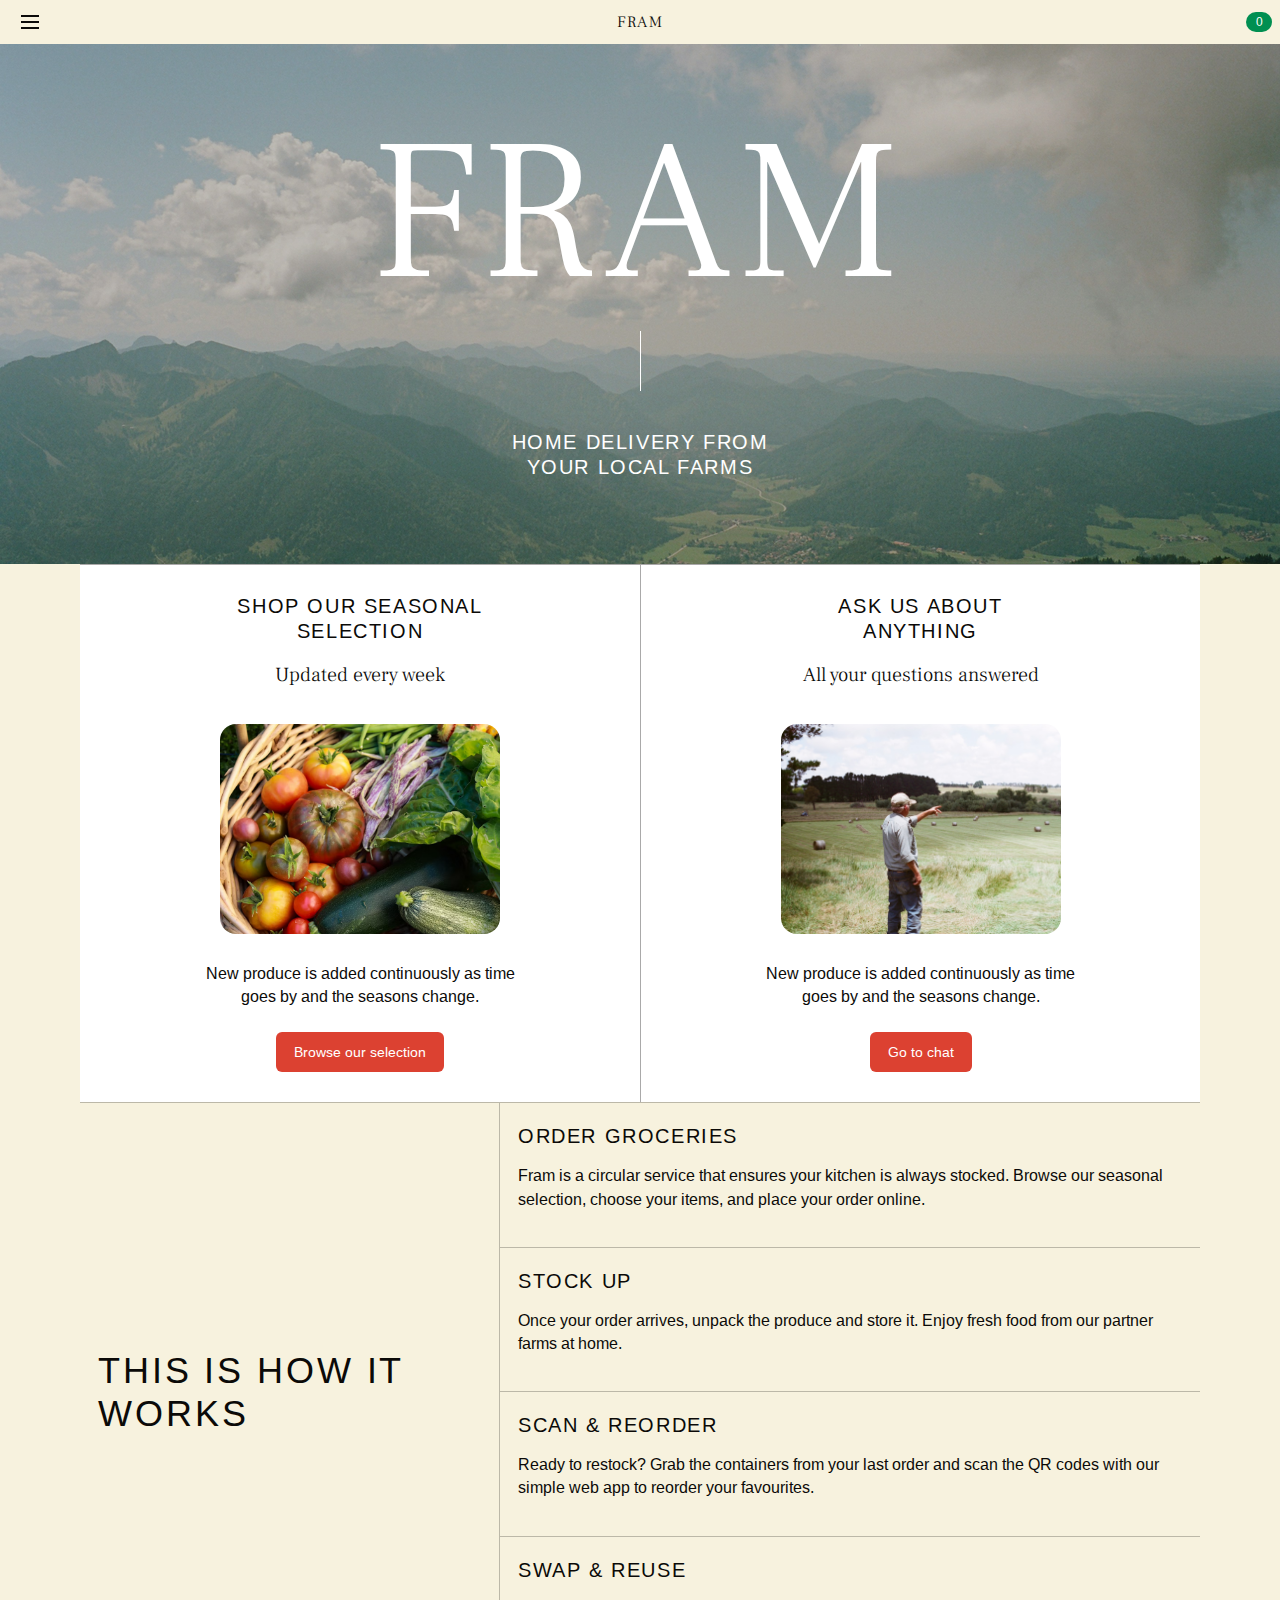
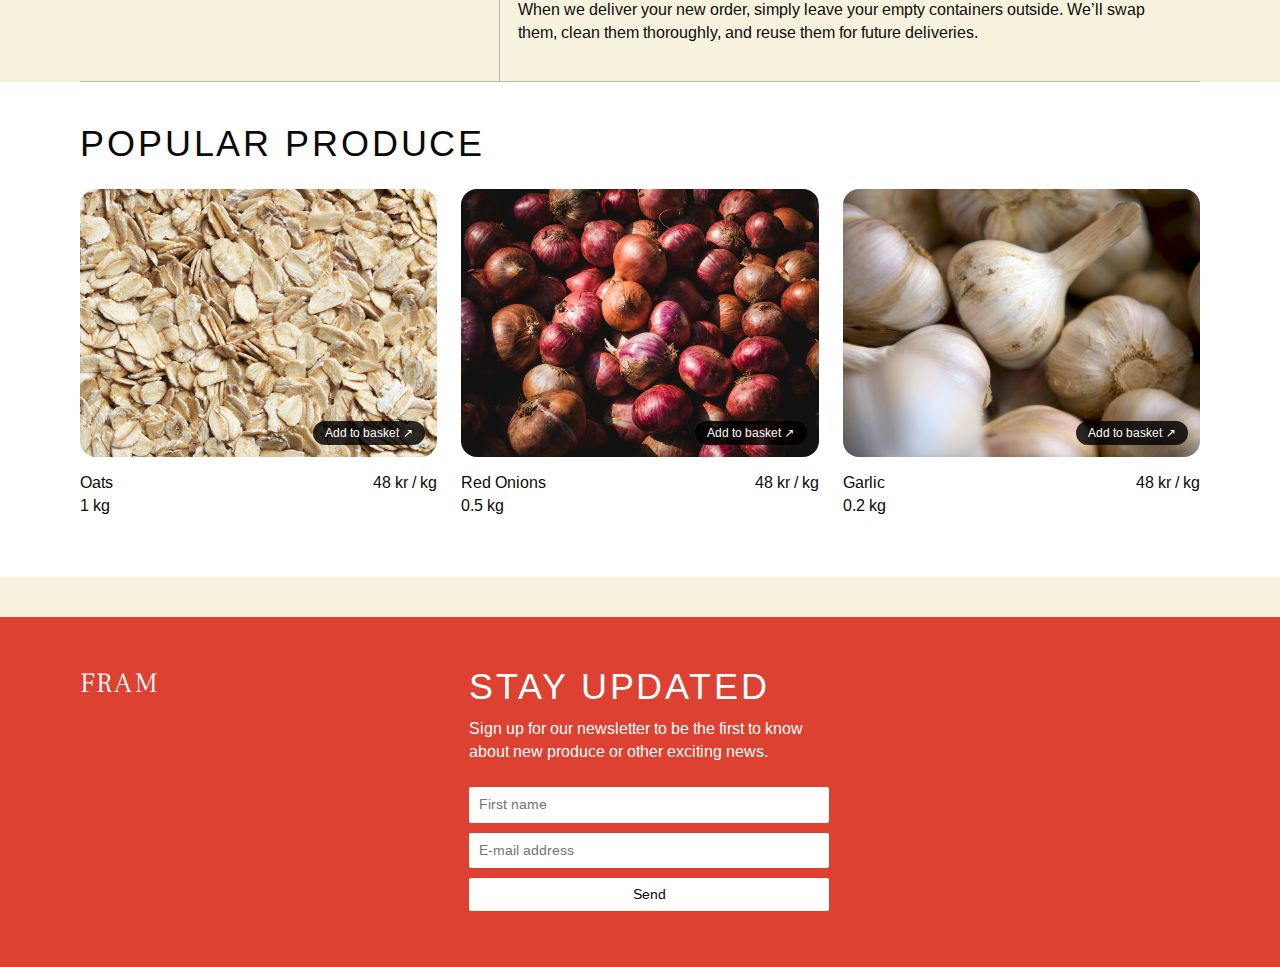
<file: index.html>
<!doctype html>
<html lang="en">
<head>
  <meta charset="utf-8" />
  <meta name="viewport" content="width=device-width, initial-scale=1" />
  <title>FRAM | Home</title>

  <link rel="preconnect" href="https://fonts.googleapis.com">
  <link rel="preconnect" href="https://fonts.gstatic.com" crossorigin>
  <link href="https://fonts.googleapis.com/css2?family=Arimo:wght@400;700&family=Frank+Ruhl+Libre:wght@300;400&display=swap" rel="stylesheet">

  <link rel="stylesheet" href="css/styles.css" />
</head>
<body>

  <!-- TOPBAR (kun én gang) -->
  <header class="topbar">
    <button class="icon-btn" type="button" aria-label="Open menu">
      <span class="burger" aria-hidden="true"></span>
    </button>

    <a class="topbar__logo" href="index.html">FRAM</a>

    <button class="badge" type="button" aria-label="Cart items">0</button>
  </header>
 

  <!-- GRØNN SIDE-MENY -->
  <nav id="main-menu" class="side-menu" aria-label="Main menu">
    <button class="side-menu__close" type="button" aria-label="Close menu">×</button>

    <ul class="side-menu__list">
      <li><a class="side-menu__link" href="products.html">Products</a></li>
     <li><a class="side-menu__link" href="chat.html">Chat</a></li>

      <li><a class="side-menu__link" href="#">Checkout</a></li>
    </ul>
  </nav>

   <main>
    <!-- HERO (full bredde) -->
    <section class="hero">
      <img class="hero__img"
           src="img/header.png"
           alt="Mountain landscape with a fjord and mountains in the background" />

      <div class="hero__overlay">
        <h1 class="t-logo">FRAM</h1>
        <div class="hero__divider" aria-hidden="true"></div>
        <p class="t-subheader">
          HOME DELIVERY FROM<br>YOUR LOCAL FARMS
        </p>
      </div>
    </section>

    <!-- ALT UNDER HERO LIGGER INNI .page (beige kanter) -->
    <div class="page">

      <!-- TWO CARDS -->
      <section class="two-cards" aria-label="Quick actions">
        <article class="card">
          <h2 class="card__title t-subheader">
            SHOP OUR SEASONAL<br>SELECTION
          </h2>
          <p class="card__accent t-accent">Updated every week</p>

          <img class="card__img"
               src="img/shop-selection.png"
               alt="Basket of seasonal vegetables">

          <p class="card__text t-body">
            New produce is added continuously as time goes by and the seasons change.
          </p>
          <a class="btn" href="products.html">Browse our selection</a>
        </article>

        <article class="card">
          <h2 class="card__title t-subheader">
            ASK US ABOUT<br>ANYTHING
          </h2>
          <p class="card__accent t-accent">All your questions answered</p>

          <img class="card__img"
               src="img/go-to-chat.png"
               alt="Farmer standing in a field">

          <p class="card__text t-body">
            New produce is added continuously as time goes by and the seasons change.
          </p>
     <a class="btn" href="chat.html">Go to chat</a>

        </article>
      </section>

      <!-- HOW IT WORKS -->
      <section class="how" aria-labelledby="how-title">
        <div class="how__grid">
          <div class="how__intro">
            <h2 id="how-title" class="t-header">
              THIS IS HOW IT WORKS
            </h2>
          </div>

          <div class="how__steps">
            <article class="how__step">
              <h3 class="t-subheader">ORDER GROCERIES</h3>
              <p class="t-body">
                Fram is a circular service that ensures your kitchen is always stocked.
                Browse our seasonal selection, choose your items, and place your order online.
              </p>
            </article>

            <article class="how__step">
              <h3 class="t-subheader">STOCK UP</h3>
              <p class="t-body">
                Once your order arrives, unpack the produce and store it.
                Enjoy fresh food from our partner farms at home.
              </p>
            </article>

            <article class="how__step">
              <h3 class="t-subheader">SCAN &amp; REORDER</h3>
              <p class="t-body">
                Ready to restock? Grab the containers from your last order
                and scan the QR codes with our simple web app to reorder your favourites.
              </p>
            </article>

            <article class="how__step">
              <h3 class="t-subheader">SWAP &amp; REUSE</h3>
              <p class="t-body">
                When we deliver your new order, simply leave your empty containers outside.
                We’ll swap them, clean them thoroughly, and reuse them for future deliveries.
              </p>
            </article>
          </div>
        </div>
      </section>

    </div><!-- /page -->

    <!-- POPULAR PRODUCE: egen fullbredde-seksjon (hvit helt ut) -->
    <section class="popular" aria-labelledby="popular-title">
      <div class="page">
        <h2 id="popular-title" class="t-header">POPULAR PRODUCE</h2>

        <div class="popular-grid">
          <!-- Oats -->
          <article class="popular-card">
            <div class="popular-card__media">
              <img
                src="img/oats.png"
                alt="Close-up of rolled oats"
                class="popular-card__img">
              <button type="button" class="popular-card__cta">
                Add to basket <span aria-hidden="true">↗</span>
              </button>
            </div>

            <div class="popular-card__info">
              <div class="popular-card__row">
                <h3 class="t-body popular-card__name">Oats</h3>
                <p class="t-body popular-card__price">48 kr / kg</p>
              </div>
              <p class="t-body popular-card__meta">1 kg</p>
            </div>
          </article>

          <!-- Red onions -->
          <article class="popular-card">
            <div class="popular-card__media">
              <img
                src="img/onion.png"
                alt="Red onions in a crate"
                class="popular-card__img">
              <button type="button" class="popular-card__cta">
                Add to basket <span aria-hidden="true">↗</span>
              </button>
            </div>

            <div class="popular-card__info">
              <div class="popular-card__row">
                <h3 class="t-body popular-card__name">Red Onions</h3>
                <p class="t-body popular-card__price">48 kr / kg</p>
              </div>
              <p class="t-body popular-card__meta">0.5 kg</p>
            </div>
          </article>

          <!-- Garlic -->
          <article class="popular-card">
            <div class="popular-card__media">
              <img
                src="img/garlic.png"
                alt="Garlic bulbs"
                class="popular-card__img">
              <button type="button" class="popular-card__cta">
                Add to basket <span aria-hidden="true">↗</span>
              </button>
            </div>

            <div class="popular-card__info">
              <div class="popular-card__row">
                <h3 class="t-body popular-card__name">Garlic</h3>
                <p class="t-body popular-card__price">48 kr / kg</p>
              </div>
              <p class="t-body popular-card__meta">0.2 kg</p>
            </div>
          </article>
        </div>
      </div>
    </section>
  </main>
   

  <!-- FOOTER / NEWSLETTER (full bredde, innhold inni .page) -->
  <footer class="newsletter">
    <div class="page newsletter__inner">
      <div class="newsletter__brand t-logo-small">FRAM</div>

      <div class="newsletter__content">
        <h2 class="t-header">STAY UPDATED</h2>
        <p class="t-body newsletter__text">
          Sign up for our newsletter to be the first to know about new produce or other exciting news.
        </p>

        <form class="newsletter-form" action="#" method="post" novalidate>
          <div class="newsletter-form__field">
            <label class="sr-only" for="newsletter-name">First name</label>
            <input id="newsletter-name"
                   name="first-name"
                   type="text"
                   placeholder="First name"
                   required>
          </div>

          <div class="newsletter-form__field">
            <label class="sr-only" for="newsletter-email">E-mail address</label>
            <input id="newsletter-email"
                   name="email"
                   type="email"
                   placeholder="E-mail address"
                   required>
          </div>

          <button class="newsletter-form__submit" type="submit">
            Send
          </button>
        </form>
      </div>
    </div>
  </footer>

  <script src="js/main.js"></script>
</body>
</html>
</file>
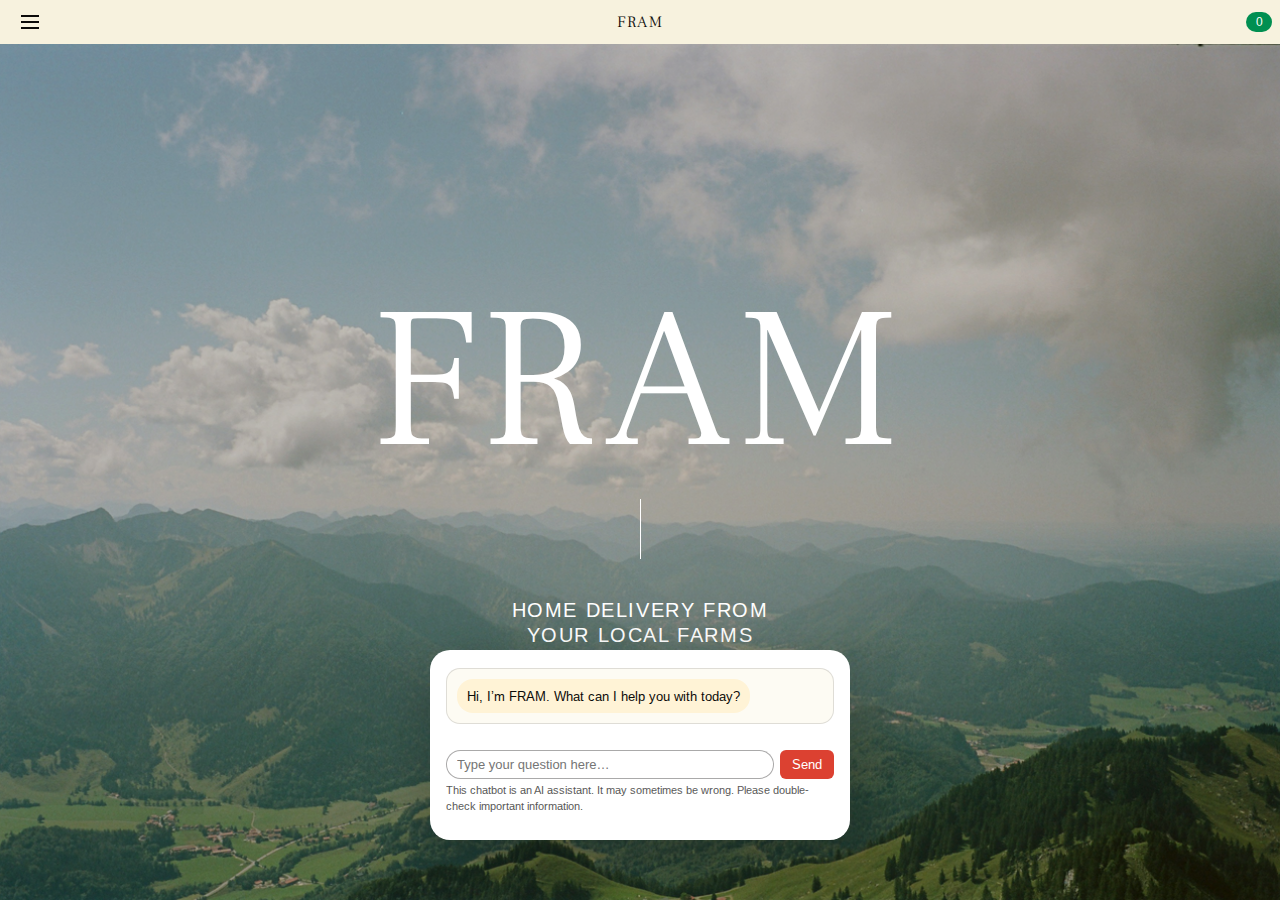
<file: chat.html>
<!doctype html>
<html lang="en">
<head>
  <meta charset="utf-8" />
  <meta name="viewport" content="width=device-width, initial-scale=1" />
  <title>FRAM | Chat</title>

  <link rel="preconnect" href="https://fonts.googleapis.com">
  <link rel="preconnect" href="https://fonts.gstatic.com" crossorigin>
  <link href="https://fonts.googleapis.com/css2?family=Arimo:wght@400;700&family=Frank+Ruhl+Libre:wght@300;400&display=swap" rel="stylesheet">

  <link rel="stylesheet" href="css/styles.css" />
</head>
<body class="chat-page">

  <!-- TOPBAR -->
  <header class="topbar">
    <button class="icon-btn" type="button"
            aria-label="Open menu"
            aria-expanded="false"
            aria-controls="main-menu">
      <span class="burger" aria-hidden="true"></span>
    </button>

    <a class="topbar__logo" href="index.html">FRAM</a>

    <button class="badge" type="button" aria-label="Cart items">0</button>
  </header>

  <!-- GRØNN SIDE-MENY -->
  <nav id="main-menu" class="side-menu" aria-label="Main menu">
    <button class="side-menu__close" type="button" aria-label="Close menu">×</button>

    <ul class="side-menu__list">
      <li><a class="side-menu__link" href="products.html">Products</a></li>
      <li><a class="side-menu__link" href="chat.html">Chat</a></li>
      <li><a class="side-menu__link" href="#">Checkout</a></li>
    </ul>
  </nav>

  <main>
    <!-- HERO + CHAT-KORT OPPÅ -->
    <section class="hero hero--chat">
      <img class="hero__img"
           src="img/header.png"
           alt="Mountain landscape with a fjord and mountains in the background" />

      <!-- FRAM-logo over bildet, som på forsiden -->
      <div class="hero__overlay">
        <h1 class="t-logo">FRAM</h1>
        <div class="hero__divider" aria-hidden="true"></div>
        <p class="t-subheader">
          HOME DELIVERY FROM<br>YOUR LOCAL FARMS
        </p>
      </div>

      <!-- CHAT-KORTET -->
      <div class="chat-overlay">
        <div class="chat__card">
          <div class="chat__window" aria-live="polite">
            <div class="chat__messages" id="chat-messages">
              <div class="chat__message chat__message--bot">
                <p class="chat__bubble">
                  Hi, I’m FRAM. What can I help you with today?
                </p>
              </div>
            </div>
          </div>

          <p class="chat__status" id="chat-status" aria-live="polite"></p>

          <form class="chat__form" id="chat-form">
            <label class="sr-only" for="chat-input">Your message</label>
            <input
              id="chat-input"
              name="message"
              type="text"
              autocomplete="off"
              placeholder="Type your question here…"
              required
            >
            <button type="submit" class="btn chat__submit">
              Send
            </button>
          </form>

          <p class="chat__note t-body">
            This chatbot is an AI assistant. It may sometimes be wrong.
            Please double-check important information.
          </p>
        </div>
      </div>
    </section>
  </main>

  <script src="js/main.js"></script>
</body>
</html>
</file>
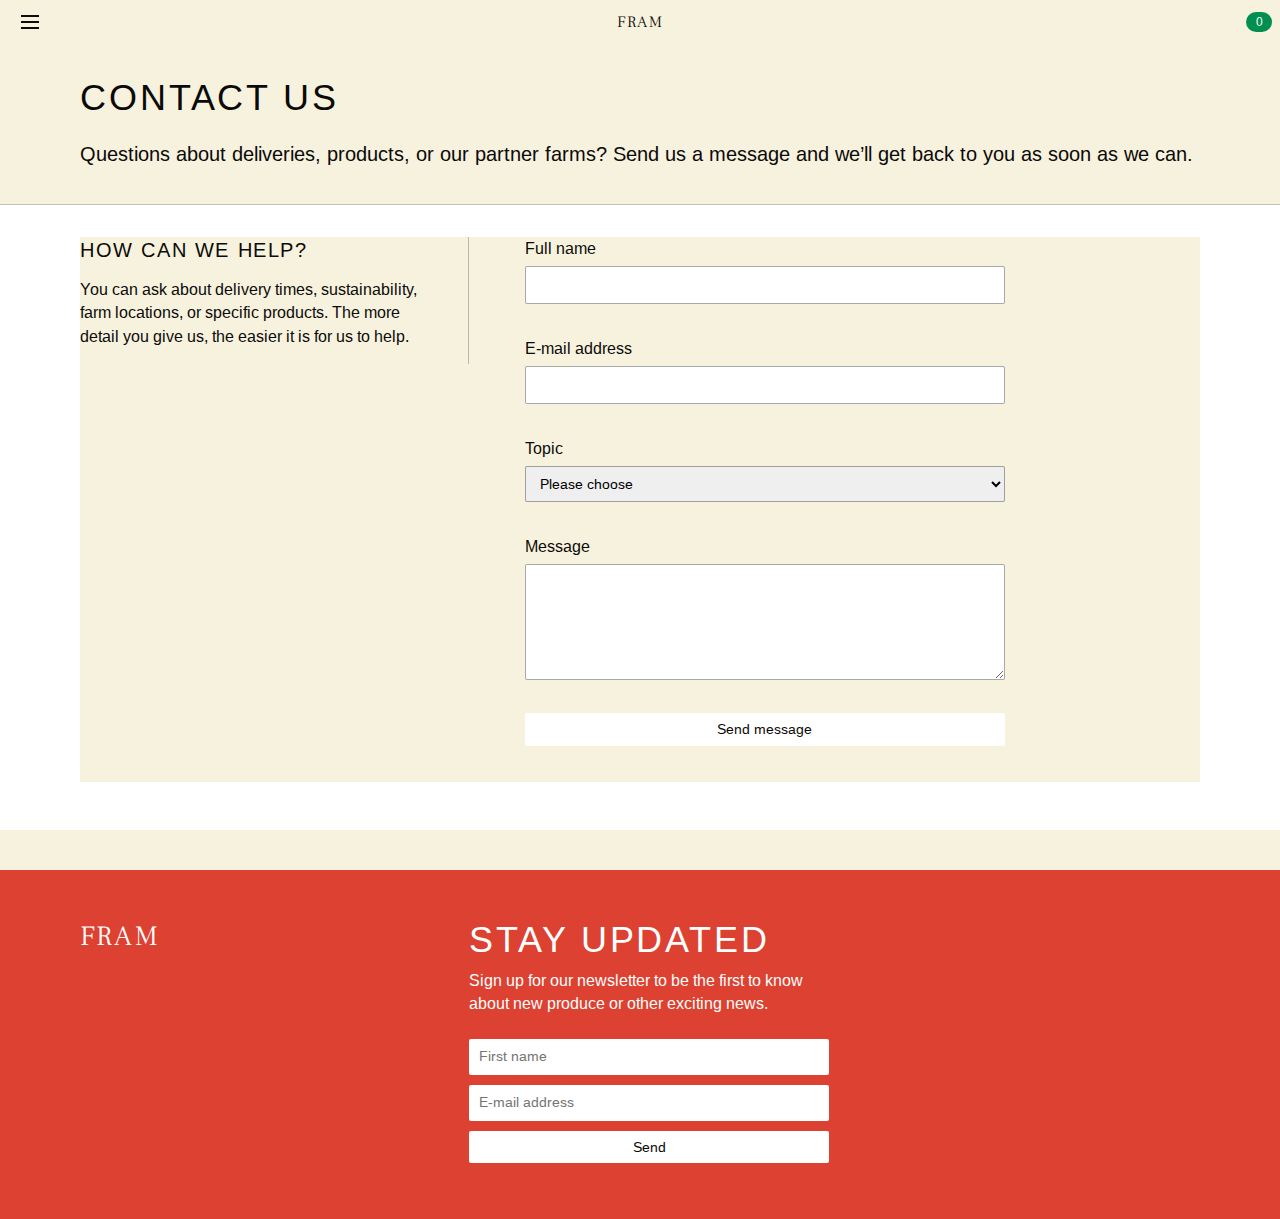
<file: contact.html>
<!doctype html>
<html lang="en">
<head>
  <meta charset="utf-8" />
  <meta name="viewport" content="width=device-width, initial-scale=1" />
  <title>FRAM | Contact us</title>

  <link rel="preconnect" href="https://fonts.googleapis.com">
  <link rel="preconnect" href="https://fonts.gstatic.com" crossorigin>
  <link href="https://fonts.googleapis.com/css2?family=Arimo:wght@400;700&family=Frank+Ruhl+Libre:wght@300;400&display=swap" rel="stylesheet">

  <link rel="stylesheet" href="css/styles.css" />
</head>
<body>

   <!-- TOPBAR (kun én gang) -->
  <header class="topbar">
    <button class="icon-btn" type="button"
            aria-label="Open menu"
            aria-expanded="false"
            aria-controls="main-menu">
      <span class="burger" aria-hidden="true"></span>
    </button>

    <a class="topbar__logo" href="index.html">FRAM</a>

    <button class="badge" type="button" aria-label="Cart items">0</button>
  </header>

  <!-- GRØNN SIDE-MENY -->
  <nav id="main-menu" class="side-menu" aria-label="Main menu">
    <button class="side-menu__close" type="button" aria-label="Close menu">×</button>

    <ul class="side-menu__list">
      <li><a class="side-menu__link" href="products.html">Products</a></li>
   <li><a class="side-menu__link" href="chat.html">Chat</a></li>

      <li><a class="side-menu__link" href="#">Checkout</a></li>
    </ul>
  </nav>


  <main>
    <!-- INTRO -->
    <section class="contact-intro" aria-labelledby="contact-title">
      <div class="page">
        <h1 id="contact-title" class="t-header">
          CONTACT US
        </h1>
        <p class="t-largebody">
          Questions about deliveries, products, or our partner farms?
          Send us a message and we’ll get back to you as soon as we can.
        </p>
      </div>
    </section>

    <!-- FORM -->
    <section class="contact" aria-label="Contact form">
      <div class="page contact__grid">

        <div class="contact__info">
          <h2 class="t-subheader">HOW CAN WE HELP?</h2>
          <p class="t-body">
            You can ask about delivery times, sustainability, farm locations,
            or specific products. The more detail you give us, the easier it
            is for us to help.
          </p>
        </div>

        <div class="contact__form-wrapper">
          <form class="contact-form" id="contact-form" novalidate>
            <div class="contact-form__field">
              <label class="t-body" for="contact-name">Full name</label>
              <input id="contact-name"
                     name="name"
                     type="text"
                     required>
              <p class="contact-form__error" data-for="contact-name"></p>
            </div>

            <div class="contact-form__field">
              <label class="t-body" for="contact-email">E-mail address</label>
              <input id="contact-email"
                     name="email"
                     type="email"
                     required>
              <p class="contact-form__error" data-for="contact-email"></p>
            </div>

            <div class="contact-form__field">
              <label class="t-body" for="contact-topic">Topic</label>
              <select id="contact-topic" name="topic" required>
                <option value="">Please choose</option>
                <option value="delivery">Delivery</option>
                <option value="products">Products</option>
                <option value="farms">Partner farms</option>
                <option value="other">Other</option>
              </select>
              <p class="contact-form__error" data-for="contact-topic"></p>
            </div>

            <div class="contact-form__field">
              <label class="t-body" for="contact-message">Message</label>
              <textarea id="contact-message"
                        name="message"
                        rows="5"
                        required></textarea>
              <p class="contact-form__error" data-for="contact-message"></p>
            </div>

            <button class="newsletter-form__submit" type="submit">
              Send message
            </button>

            <p class="contact-form__success" id="contact-success" aria-live="polite"></p>
          </form>
        </div>

      </div>
    </section>
  </main>

  <!-- Gjenbruk samme footer som på index/products -->
  <footer class="newsletter">
    <div class="page newsletter__inner">
      <div class="newsletter__brand t-logo-small">FRAM</div>

      <div class="newsletter__content">
        <h2 class="t-header">STAY UPDATED</h2>
        <p class="t-body newsletter__text">
          Sign up for our newsletter to be the first to know about new produce or other exciting news.
        </p>

        <form class="newsletter-form" action="#" method="post" novalidate>
          <div class="newsletter-form__field">
            <label class="sr-only" for="newsletter-name">First name</label>
            <input id="newsletter-name"
                   name="first-name"
                   type="text"
                   placeholder="First name"
                   required>
          </div>

          <div class="newsletter-form__field">
            <label class="sr-only" for="newsletter-email">E-mail address</label>
            <input id="newsletter-email"
                   name="email"
                   type="email"
                   placeholder="E-mail address"
                   required>
          </div>

          <button class="newsletter-form__submit" type="submit">
            Send
          </button>
        </form>
      </div>
    </div>
  </footer>

  <script src="js/main.js"></script>
</body>
</html>
</file>
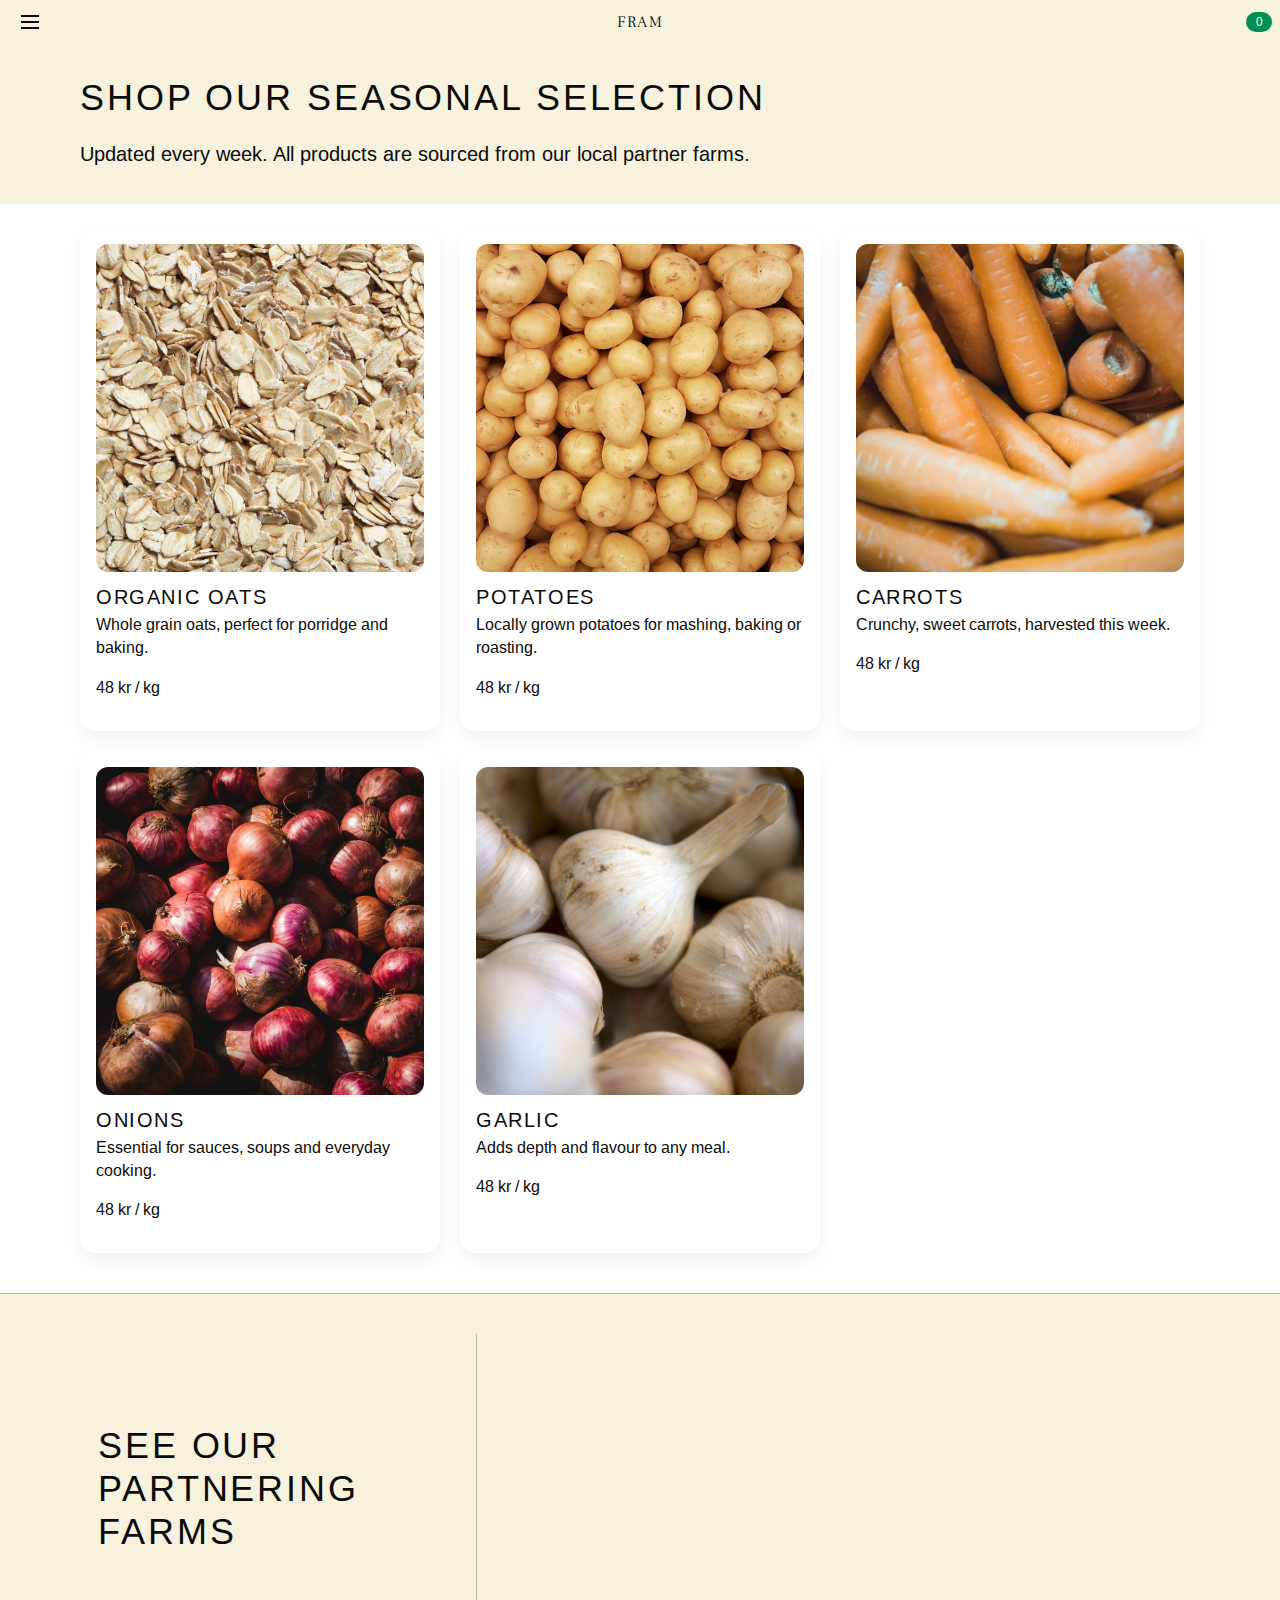
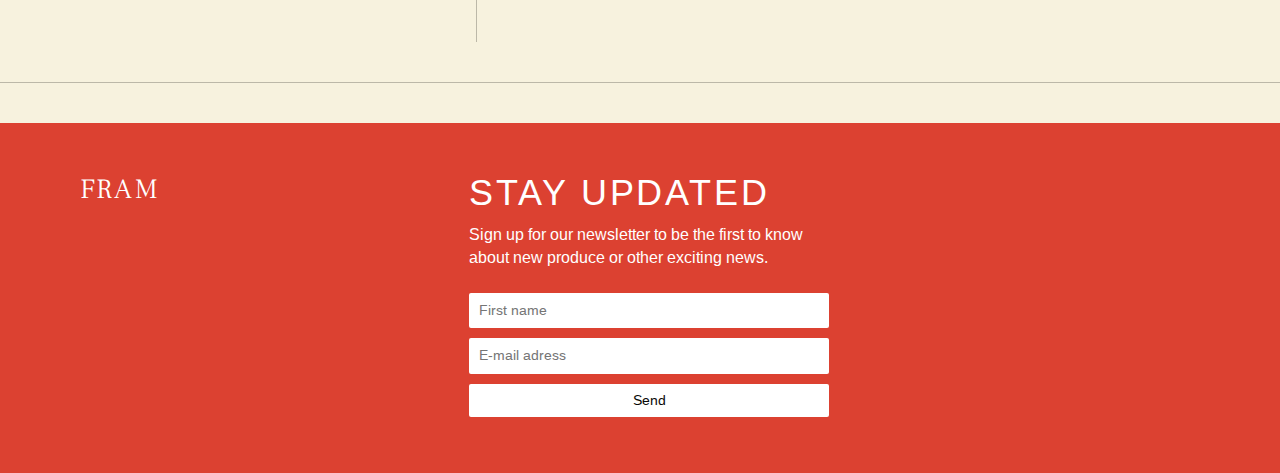
<file: products.html>
<!doctype html>
<html lang="en">
<head>
  <meta charset="utf-8" />
  <meta name="viewport" content="width=device-width, initial-scale=1" />
  <title>FRAM | Products</title>

  <link rel="preconnect" href="https://fonts.googleapis.com">
  <link rel="preconnect" href="https://fonts.gstatic.com" crossorigin>
  <link href="https://fonts.googleapis.com/css2?family=Arimo:wght@400;700&family=Frank+Ruhl+Libre:wght@300;400&display=swap" rel="stylesheet">

  <link rel="stylesheet" href="css/styles.css" />
</head>
<body>

   <!-- TOPBAR (kun én gang) -->
  <header class="topbar">
    <button class="icon-btn" type="button"
            aria-label="Open menu"
            aria-expanded="false"
            aria-controls="main-menu">
      <span class="burger" aria-hidden="true"></span>
    </button>

    <a class="topbar__logo" href="index.html">FRAM</a>

    <button class="badge" type="button" aria-label="Cart items">0</button>
  </header>

  <!-- GRØNN SIDE-MENY -->
  <nav id="main-menu" class="side-menu" aria-label="Main menu">
    <button class="side-menu__close" type="button" aria-label="Close menu">×</button>

    <ul class="side-menu__list">
      <li><a class="side-menu__link" href="products.html">Products</a></li>
   <li><a class="side-menu__link" href="chat.html">Chat</a></li>

      <li><a class="side-menu__link" href="#">Checkout</a></li>
    </ul>
  </nav>


  <main>
    <section class="products-intro" aria-labelledby="products-title">
      <div class="container">
        <h1 id="products-title" class="t-header">
          SHOP OUR SEASONAL SELECTION
        </h1>
        <p class="t-largebody">
          Updated every week. All products are sourced from our local partner farms.
        </p>
      </div>
    </section>

    <section class="products" aria-label="Available products this week">
      <div class="container">
        <div class="products-grid">
          <!-- Oats -->
          <article class="product-card">
            <div class="product-card__media">
              <img
                src="img/oats.png"
                alt="Bag of organic oats"
                class="product-card__img"
              >
            </div>
            <h2 class="product-card__title t-subheader">Organic Oats</h2>
            <p class="product-card__text t-body">
              Whole grain oats, perfect for porridge and baking.
            </p>
            <p class="t-body">48 kr / kg</p>
          </article>

          <!-- Potatoes -->
          <article class="product-card">
            <div class="product-card__media">
              <img
                src="img/potatoes.png"
                alt="Fresh potatoes"
                class="product-card__img"
              >
            </div>
            <h2 class="product-card__title t-subheader">Potatoes</h2>
            <p class="product-card__text t-body">
              Locally grown potatoes for mashing, baking or roasting.
            </p>
            <p class="t-body">48 kr / kg</p>
          </article>

          <!-- Carrots -->
          <article class="product-card">
            <div class="product-card__media">
              <img
                src="img/carrots.png"
                alt="Fresh carrots with green tops"
                class="product-card__img"
              >
            </div>
            <h2 class="product-card__title t-subheader">Carrots</h2>
            <p class="product-card__text t-body">
              Crunchy, sweet carrots, harvested this week.
            </p>
            <p class="t-body">48 kr / kg</p>
          </article>

          <!-- Onion -->
          <article class="product-card">
            <div class="product-card__media">
              <img
                src="img/onion.png"
                alt="Yellow onion"
                class="product-card__img"
              >
            </div>
            <h2 class="product-card__title t-subheader">Onions</h2>
            <p class="product-card__text t-body">
              Essential for sauces, soups and everyday cooking.
            </p>
            <p class="t-body">48 kr / kg</p>
          </article>

          <!-- Garlic -->
          <article class="product-card">
            <div class="product-card__media">
              <img
                src="img/garlic.png"
                alt="Garlic bulb"
                class="product-card__img"
              >
            </div>
            <h2 class="product-card__title t-subheader">Garlic</h2>
            <p class="product-card__text t-body">
              Adds depth and flavour to any meal.
            </p>
            <p class="t-body">48 kr / kg</p>
          </article>
        </div>
      </div>
    </section>
       <!-- PARTNER FARMS / MAP SECTION -->
<section class="farms" aria-labelledby="farms-title">
  <div class="page farms__grid">
    <!-- Venstre side: tekst -->
    <div class="farms__intro">
      <h2 id="farms-title" class="t-header">
        SEE OUR<br>PARTNERING FARMS
      </h2>
    </div>

    <!-- Høyre side: kart -->
    <div class="farms__map-wrapper">
      <iframe
        class="farms__map"
        src="https://www.google.com/maps/embed?pb=!1m18!1m12!1m3!1d43049.90212953072!2d10.588579837412867!3d60.30501484161071!2m3!1f0!2f0!3f0!3m2!1i1024!2i768!4f13.1!3m3!1m2!1s0x4641a30c3be67c59%3A0x94dbad789ad47bba!2sBraastad%20Gaard!5e0!3m2!1sen!2sno!4v1765377377163!5m2!1sen!2sno"
        loading="lazy"
        referrerpolicy="no-referrer-when-downgrade"
        title="Map showing Braastad Gaard, one of our partner farms">
      </iframe>
    </div>
  </div>
</section>


  </main>
    <!-- FOOTER / NEWSLETTER (full bredde, innhold inni .page) -->
  <footer class="newsletter">
    <div class="page newsletter__inner">
      <div class="newsletter__brand t-logo-small">FRAM</div>

      <div class="newsletter__content">
        <h2 class="t-header">STAY UPDATED</h2>
        <p class="t-body newsletter__text">
          Sign up for our newsletter to be the first to know about new produce or other exciting news.
        </p>

        <form class="newsletter-form" action="#" method="post" novalidate>
          <div class="newsletter-form__field">
            <label class="sr-only" for="newsletter-name">First name</label>
            <input id="newsletter-name"
                   name="first-name"
                   type="text"
                   placeholder="First name"
                   required>
          </div>

          <div class="newsletter-form__field">
            <label class="sr-only" for="newsletter-email">E-mail address</label>
            <input id="newsletter-email"
                   name="email"
                   type="email"
                   placeholder="E-mail adress"
                   required>
          </div>

          <button class="newsletter-form__submit" type="submit">
            Send
          </button>
        </form>
      </div>
    </div>
  </footer>


  <script src="js/main.js"></script>
</body>
</html>
</file>
<file: css/styles.css>
:root{
  /* Colors */
  --bg-primary:#F7F2DE;
  --bg-secondary:#FFFFFF;
  --text:#0B0A08;
  --white:#FFFFFF;

  --red:#DC4131;
  --red-hover:#AE2E21;
  --blue-light:#E1EAF0;
  --green:#008F51;

  /* Fonts */
  --serif:"Frank Ruhl Libre", serif;
  --sans:"Arimo", system-ui, -apple-system, "Segoe UI", sans-serif;

  /* Type sizes (mobile default) */
  --fs-logo: 75px;
  --fs-header: 24px;
  --fs-subheader: 18px;
  --fs-accent: 16px;
  --fs-body: 16px;
  --fs-largebody: 18px;
}

@media (min-width: 900px){
  :root{
    --fs-logo: 200px;
    --fs-header: 36px;
    --fs-subheader: 20px;
    --fs-accent: 20px;
    --fs-largebody: 20px;
  }
}

/* RESET / BASE -------------------------------------------------- */

*{ box-sizing:border-box; }

html, body{ height:100%; }

body{
  margin:0;
  background:var(--bg-primary);
  color:var(--text);
  font-family:var(--sans);
  font-weight:400;
}

/* Fjern default heading-styling – vi bruker typografi-klasser */
h1,h2,h3,h4,h5,h6{
  margin:0;
  font: inherit;
}

/* layout wrapper for innhold under hero + footer-innhold */
.page{
  width: min(1120px, 100%);
  margin-inline: auto;
  background: var(--bg-primary);
}

/* generisk container (brukes på products-sidene) */
.container{
  width: min(1120px, 100%);
  margin-inline:auto;
}

/* TYPOGRAFI ------------------------------------------------------ */

.t-logo{
  font-family: var(--serif);
  font-weight: 300;
  font-size: var(--fs-logo);
  letter-spacing: .04em;
  line-height: 1.05;
}

.t-logo-small{
  font-family: var(--serif);
  font-weight: 300;
  font-size: 28px;
  letter-spacing: .08em;
}

.t-header{
  font-family: var(--sans);
  font-weight: 400;
  font-size: var(--fs-header);
  text-transform: uppercase;
  letter-spacing: .08em;
  line-height: 1.2;
}

.t-subheader{
  font-family: var(--sans);
  font-weight: 400; /* Arimo Regular */
  font-size: var(--fs-subheader);
  text-transform: uppercase;
  letter-spacing: .08em;
  line-height: 1.25;
}

.t-accent{
  font-family: var(--serif);
  font-weight: 300;
  font-size: var(--fs-accent);
  line-height: 1.25;
}

.t-body{
  font-family: var(--sans);
  font-weight: 400;
  font-size: var(--fs-body);
  line-height: 1.45;
}

.t-largebody{
  font-family: var(--sans);
  font-weight: 400;
  font-size: var(--fs-largebody);
  line-height: 1.45;
}

/* ACCESSIBILITY -------------------------------------------------- */

.sr-only{
  position: absolute;
  width: 1px;
  height: 1px;
  padding: 0;
  margin: -1px;
  overflow: hidden;
  clip: rect(0,0,0,0);
  border: 0;
}

/* TOPBAR --------------------------------------------------------- */

.topbar{
  height:44px;
  display:grid;
  grid-template-columns:44px 1fr 44px;
  align-items:center;
  padding:0 8px;
  background:var(--bg-primary);
}

.topbar__logo{
  justify-self:center;
  font-family:var(--serif);
  font-weight:300;
  letter-spacing:.08em;
  text-decoration:none;
  color:var(--text);
}

.icon-btn{
  width:44px;
  height:44px;
  border:0;
  background:transparent;
  cursor:pointer;
}

.burger{
  display:block;
  width:18px;
  height:2px;
  background:var(--text);
  position:relative;
  margin:0 auto;
}
.burger::before,
.burger::after{
  content:"";
  position:absolute;
  left:0;
  width:18px;
  height:2px;
  background:var(--text);
}
.burger::before{ top:-6px; }
.burger::after{ top:6px; }

/* green badge */
.badge{
  justify-self:end;
  width:26px;
  height:20px;
  border-radius:999px;
  border:0;
  background:var(--green);
  color:var(--white);
  font:400 12px/1 var(--sans);
}

/* BUTTONS -------------------------------------------------------- */

.btn{
  display:inline-flex;
  align-items:center;
  justify-content:center;
  min-height:40px;
  padding:10px 18px;
  border-radius:6px;
  border:0;
  background:var(--red);
  color:var(--bg-secondary);
  font:400 14px/1 var(--sans);
  text-decoration:none;
  cursor:pointer;
  transition:background-color .15s ease;
}

.btn:hover{ background:var(--red-hover); }
.btn:focus-visible{
  outline:3px solid var(--blue-light);
  outline-offset:2px;
}

/* HERO ----------------------------------------------------------- */

.hero{
  position:relative;
  height: clamp(360px, 70vh, 520px);
  overflow:hidden;
}

.hero__img{
  display:block;
  width:100%;
  height:100%;
  object-fit:cover;
}

.hero__overlay{
  position:absolute;
  inset:0;
  display:flex;
  flex-direction:column;
  align-items:center;
  justify-content:center;
  text-align:center;
  padding:16px;
  color:var(--white);
  z-index: 2;        /* legg til denne linjen */
}


/* FRAM divider */
.hero__divider{
  width:1px;
  height:60px;
  background:var(--white);
  margin:12px 0 18px;
}

.hero::after{
  content:"";
  position:absolute;
  inset:0;
  background: rgba(11,10,8,.18);
  pointer-events:none;
  z-index: 1;        /* legg til denne linjen her */
}

/* TWO CARDS ------------------------------------------------------ */

.two-cards{
  background:var(--bg-secondary);
  display:grid;
  gap:0;
  border-top:1px solid rgba(11,10,8,.35);
}

.card{
  padding:28px 18px 30px;
  text-align:center;

  display:flex;
  flex-direction:column;
  align-items:center;
}

.card + .card{
  border-top:1px solid rgba(11,10,8,.35);
}

/* kort-bilder like store */
.card__img{
  display:block;
  width:100%;
  max-width:280px;
  aspect-ratio:4 / 3;
  object-fit:cover;
  margin:16px auto;
  border-radius:16px;
}

.card__text{
  max-width:320px;
  margin:12px auto 24px;
}

/* sørg for at knappene havner på samme linje i bunnen av kortene */
.card .btn{
  margin-top:auto;
}

@media (min-width: 900px){
  .two-cards{
    grid-template-columns:1fr 1fr;
  }
  .card + .card{
    border-top:none;
    border-left:1px solid rgba(11,10,8,.35);
  }
}

/* HOW IT WORKS --------------------------------------------------- */

.how{
  background: var(--bg-primary);
  border-top: 1px solid rgba(11,10,8,.25);
  border-bottom: 1px solid rgba(11,10,8,.25);
}

.how__grid{
  display: grid;
  grid-template-columns: 1fr;
}

/* venstre kolonne */
.how__intro{
  padding: 32px 18px;
  border-bottom: 1px solid rgba(11,10,8,.25);
  background: var(--bg-primary);
}

/* høyresiden med stegene */
.how__steps{
  background: var(--bg-primary);
}

.how__step{
  padding: 20px 18px;
  border-bottom: 1px solid rgba(11,10,8,.25);
  background: var(--bg-primary);
}

.how__step:last-child{
  border-bottom: none;
}

@media (min-width: 900px){
  .how__grid{
    grid-template-columns: 1.2fr 2fr;
  }

  .how__intro{
    border-right: 1px solid rgba(11,10,8,.25);
    border-bottom: 0;
    display: flex;
    align-items: center;
    justify-content: center;
  }

  .how__steps{
    display: grid;
    grid-auto-rows: 1fr;
  }

  .how__step{
    border-bottom: 1px solid rgba(11,10,8,.25);
  }
}

/* POPULAR PRODUCE ------------------------------------------------ */

.popular{
  background: var(--bg-secondary);
  padding: 40px 0 60px;
}

.popular .t-header{
  margin: 0 0 24px;
}

.popular-grid{
  display: grid;
  gap: 24px;
}

@media (min-width: 900px){
  .popular-grid{
    grid-template-columns: repeat(3, minmax(0, 1fr));
  }
}

.popular-card{
  background: var(--bg-secondary);
}

/* bilde + overlay-knapp */
.popular-card__media{
  position: relative;
  border-radius: 16px;
  overflow: hidden;
  margin-bottom: 12px;
}

.popular-card__img{
  display: block;
  width: 100%;
  aspect-ratio: 4 / 3;
  object-fit: cover;
}

/* svart pill-knapp nede til høyre i bildet */
.popular-card__cta{
  position: absolute;
  right: 12px;
  bottom: 12px;
  padding: 6px 12px;
  border-radius: 999px;
  border: none;
  background: rgba(0,0,0,.82);
  color: var(--white);
  font: 400 12px/1 var(--sans);
  display: inline-flex;
  align-items: center;
  gap: 4px;
  cursor: pointer;
}

/* tekst under bildet */
.popular-card__info{
  padding-top: 2px;
}

.popular-card__row{
  display: flex;
  justify-content: space-between;
  align-items: baseline;
  gap: 16px;
}

.popular-card__name,
.popular-card__price,
.popular-card__meta{
  margin: 0;
}


/* FOOTER / NEWSLETTER -------------------------------------------- */

.newsletter{
  background: var(--red);
  color: var(--bg-secondary);
  padding: 48px 0 56px;
  margin-top: 40px;
}

.newsletter__inner{
  display:grid;
  gap:24px;
}

@media (min-width: 900px){
  .newsletter__inner{
    grid-template-columns: 1fr 2fr;
  }
}

.newsletter__text{
  max-width:340px;
  margin:8px 0 24px;
}

.newsletter-form{
  display:grid;
  gap:10px;
  max-width:360px;
}

.newsletter-form__field input{
  width:100%;
  padding:8px 10px;
  border-radius:2px;
  border:none;
  font:400 14px/1.4 var(--sans);
}

.newsletter-form__submit{
  width:100%;
  padding:8px 10px;
  border-radius:2px;
  border:none;
  background:var(--bg-secondary);
  color:var(--text);
  font:400 14px/1.2 var(--sans);
  cursor:pointer;
}

/* PRODUCTS PAGE -------------------------------------------------- */

.products-intro{
  padding: 32px 0 16px;
  background: var(--bg-primary);
}

.products-intro .t-header{
  margin-bottom: 8px;
}

.products{
  background: var(--bg-secondary);
}

.products-grid{
  display: grid;
  gap: 20px;
  padding: 24px 0 40px;
}

@media (min-width: 900px){
  .products-grid{
    grid-template-columns: repeat(3, minmax(0, 1fr));
  }
}

.product-card{
  background: var(--bg-secondary);
  border-radius: 16px;
  padding: 16px;
  box-shadow: 0 8px 20px rgba(0,0,0,.06);
}

/* kvadratisk bilde-ramme */
.product-card__media{
  aspect-ratio: 1 / 1;
  border-radius: 12px;
  overflow: hidden;
  margin-bottom: 12px;
}

/* bildet fyller rammen */
.product-card__img{
  display: block;
  width: 100%;
  height: 100%;
  object-fit: cover;
}

.product-card__title{
  margin: 0 0 4px;
}

.product-card__text{
  margin: 0 0 6px;
}
/* PARTNER FARMS / MAP -------------------------------------------- */

.farms{
  background: var(--bg-primary);
  border-top: 1px solid rgba(11,10,8,.25);
  border-bottom: 1px solid rgba(11,10,8,.25);
  padding: 40px 0;
}

.farms__grid{
  display: grid;
  grid-template-columns: 1fr;
  align-items: stretch;
}

/* venstre kolonne med tekst */
.farms__intro{
  padding: 24px 18px;
  display: flex;
  align-items: center;
}

/* høyre kolonne med kart */
.farms__map-wrapper{
  padding: 24px 18px;
}

.farms__map{
  display: block;
  width: 100%;
  min-height: 260px;
  border: 0;
  border-radius: 16px;
}

/* desktop: to kolonner, deling lik skjermbildet */
@media (min-width: 900px){
  .farms__grid{
    grid-template-columns: 1.1fr 2fr;
  }

  .farms__intro{
    border-right: 1px solid rgba(11,10,8,.25);
    padding-right: 32px;
  }

  .farms__map-wrapper{
    padding-left: 32px;
  }
}

/* Sørg for at hele "STAY UPDATED" er rød, ikke beige blokk inni */
.newsletter .page{
  background: transparent;
}
/* CONTACT PAGE --------------------------------------------------- */

.contact-intro{
  background: var(--bg-primary);
  padding: 32px 0 16px;
}

.contact-intro .t-header{
  margin-bottom: 8px;
}

.contact{
  background: var(--bg-secondary);
  padding: 32px 0 48px;
  border-top: 1px solid rgba(11,10,8,.25);
}

.contact__grid{
  display: grid;
  gap: 24px;
}

@media (min-width: 900px){
  .contact__grid{
    grid-template-columns: 1.1fr 2fr;
    align-items: flex-start;
  }

  .contact__info{
    padding-right: 32px;
    border-right: 1px solid rgba(11,10,8,.25);
  }

  .contact__form-wrapper{
    padding-left: 32px;
  }
}

.contact-form{
  display: grid;
  gap: 14px;
  max-width: 480px;
}

.contact-form__field{
  display: flex;
  flex-direction: column;
  gap: 6px;
}

.contact-form input,
.contact-form select,
.contact-form textarea{
  font: 400 14px/1.4 var(--sans);
  padding: 8px 10px;
  border-radius: 2px;
  border: 1px solid rgba(11,10,8,.35);
}

.contact-form__error{
  margin: 0;
  font-size: 13px;
  color: var(--red);
  min-height: 1em;
}

.contact-form__success{
  margin-top: 8px;
  font-size: 14px;
  color: var(--green);
}
/* CHAT PAGE ------------------------------------------------------ */

.chat-page .hero--chat{
  height: calc(100vh - 44px);   /* fyller skjermen under topbar */
  min-height: 560px;
}



/* chat-kortet skal ligge over alt */
.chat-overlay{
  position: absolute;
  inset: 0;
  display: flex;
  align-items: flex-end;
  justify-content: center;
  padding: 40px 16px 60px;
  z-index: 3;
}

/* selve chat-kortet */
.chat__card{
  width: min(420px, 100%);
  background: var(--bg-secondary);
  border-radius: 20px;
  padding: 18px 16px 14px;
  box-shadow: 0 20px 60px rgba(0,0,0,.25);
  display: flex;
  flex-direction: column;
}

/* vinduet med meldinger */
.chat__window{
  flex: 1;
  background: #FDFBF3;
  border-radius: 14px;
  padding: 10px;
  margin-bottom: 8px;
  border: 1px solid rgba(11,10,8,.12);
  overflow-y: auto;
}

/* meldinger */
.chat__messages{
  display: flex;
  flex-direction: column;
  gap: 8px;
}

.chat__message{
  display: flex;
}

.chat__message--bot{
  justify-content: flex-start;
}

.chat__message--user{
  justify-content: flex-end;
}

.chat__bubble{
  max-width: 85%;
  padding: 8px 10px;
  border-radius: 16px;
  font-size: 13px;
  line-height: 1.4;
  margin: 0;
}

.chat__message--bot .chat__bubble{
  background: #FFF3D6; /* gulaktig, som Figma */
}

.chat__message--user .chat__bubble{
  background: #E1EAF0; /* blå bubble for bruker */
}

/* statuslinje (loading / error) */
.chat__status{
  min-height: 1em;
  font-size: 12px;
  margin: 2px 2px 4px;
}

/* input + knapp nederst */
.chat__form{
  display: flex;
  gap: 6px;
}

.chat__form input{
  flex: 1;
  border-radius: 999px;
  border: 1px solid rgba(11,10,8,.35);
  padding: 6px 10px;
  font-size: 13px;
}

.chat__submit{
  min-height: auto;
  padding: 6px 12px;
  font-size: 13px;
}

/* liten AI-disclaimer */
.chat__note{
  font-size: 11px;
  opacity: .7;
  margin-top: 4px;
}


/* SIDE MENU (GREEN) --------------------------------------------- */

.side-menu{
  position: fixed;
  top: 44px;          /* rett under topbaren */
  left: 0;
  bottom: 0;
  width: min(320px, 70vw);
  background: var(--green);
  transform: translateX(-100%);
  transition: transform .2s ease-out;
  z-index: 1000;
  padding: 24px 24px 32px;
  display: flex;
  flex-direction: column;
}
.side-menu--open{
  transform: translateX(0);
}
.side-menu__close{
  align-self: flex-start;      /* holder den til venstre */
  background: transparent;     /* fjerner hvit bakgrunn */
  border: none;                /* fjerner kant */
  font: 400 18px/1 var(--sans);
  padding: 0;
  margin-bottom: 24px;         /* litt luft ned til meny-lenker */
  cursor: pointer;
}



/* liste inni menyen fyller høyden, så vi kan dytte siste punkt ned */
.side-menu__list{
  list-style: none;
  margin: 32px 0 0;
  padding: 0;
  display: flex;
  flex-direction: column;
  gap: 24px;
  height: 100%;
}

/* gjør at CHECKOUT havner i bunnen */
.side-menu__list li:last-child{
  margin-top: auto;
}



.side-menu__link{
  text-decoration: none;
  font-family: var(--sans);
  font-size: 18px;
  text-transform: uppercase;
  letter-spacing: .08em;
  color: var(--text);
}

/* page-wrapper inni fullbredde-seksjoner skal ikke farge bakgrunnen */
.popular .page,
.newsletter .page{
  background: transparent;
}
</file>
